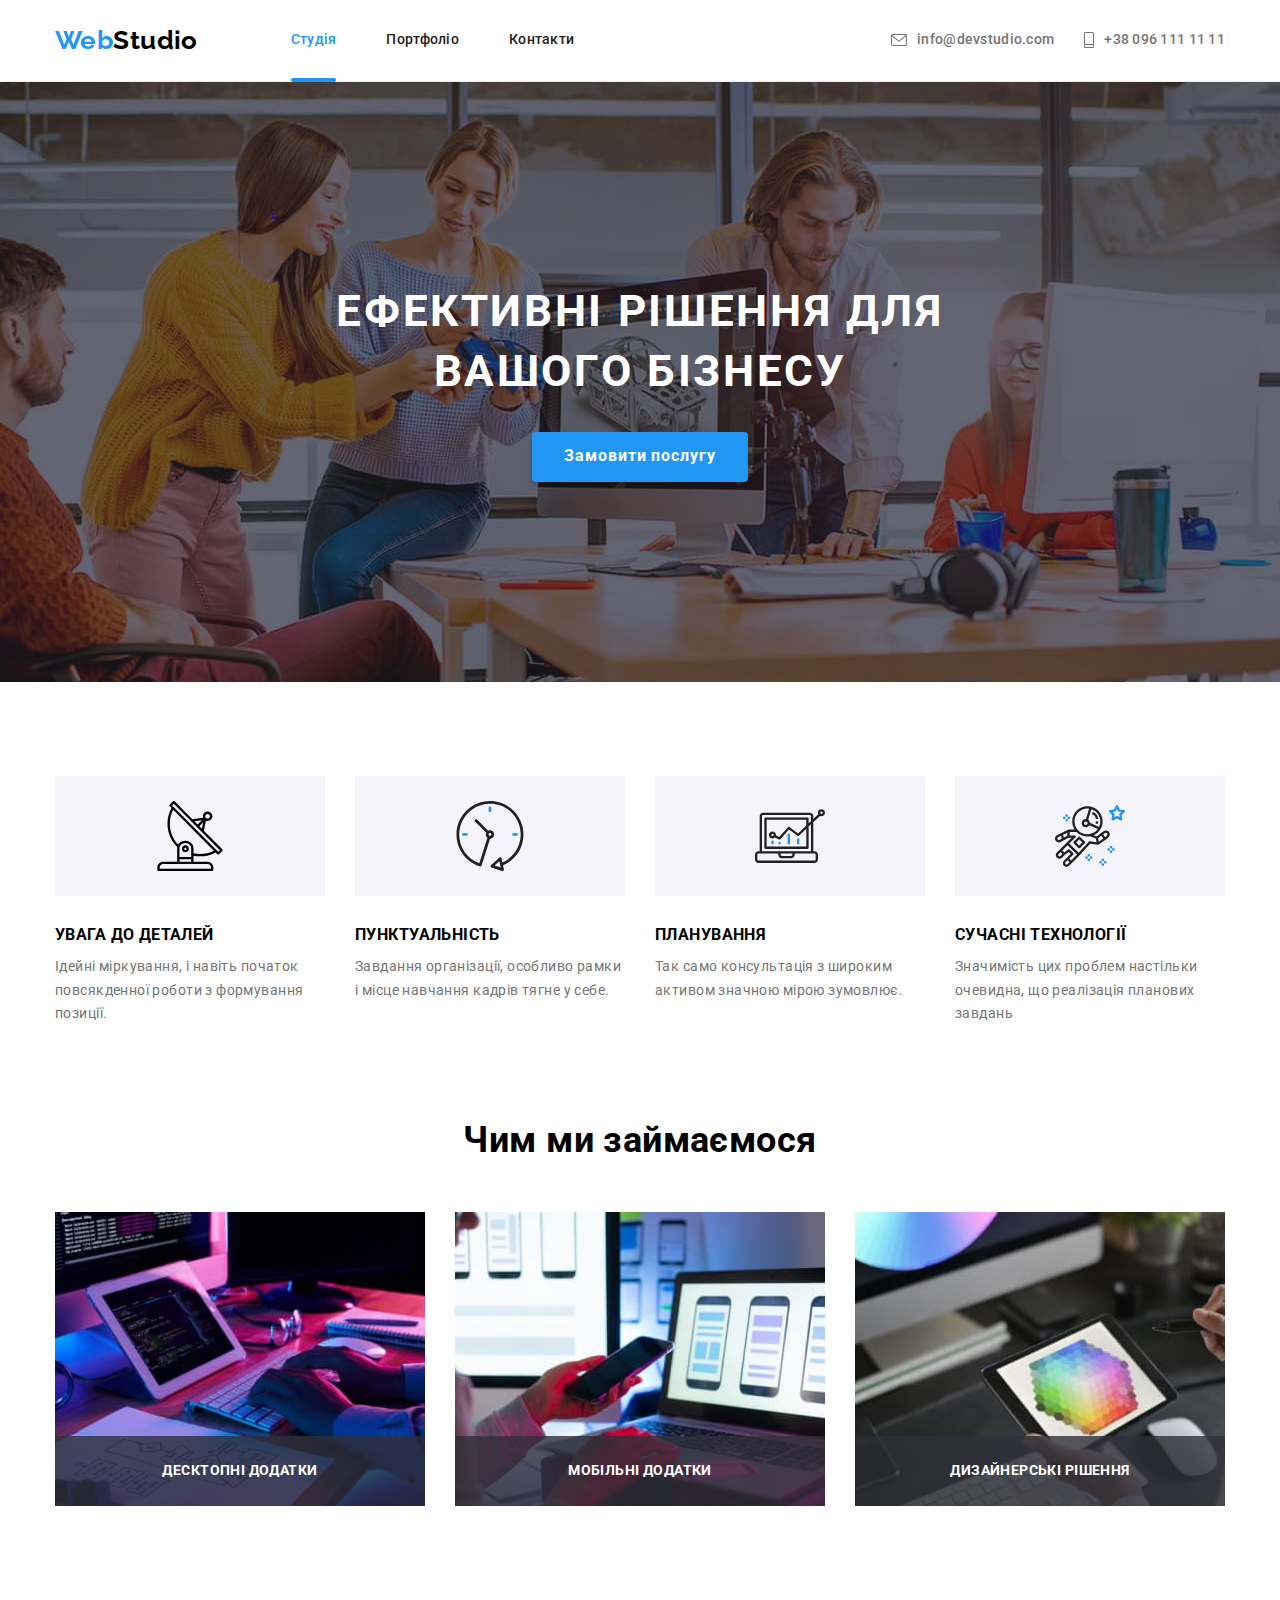
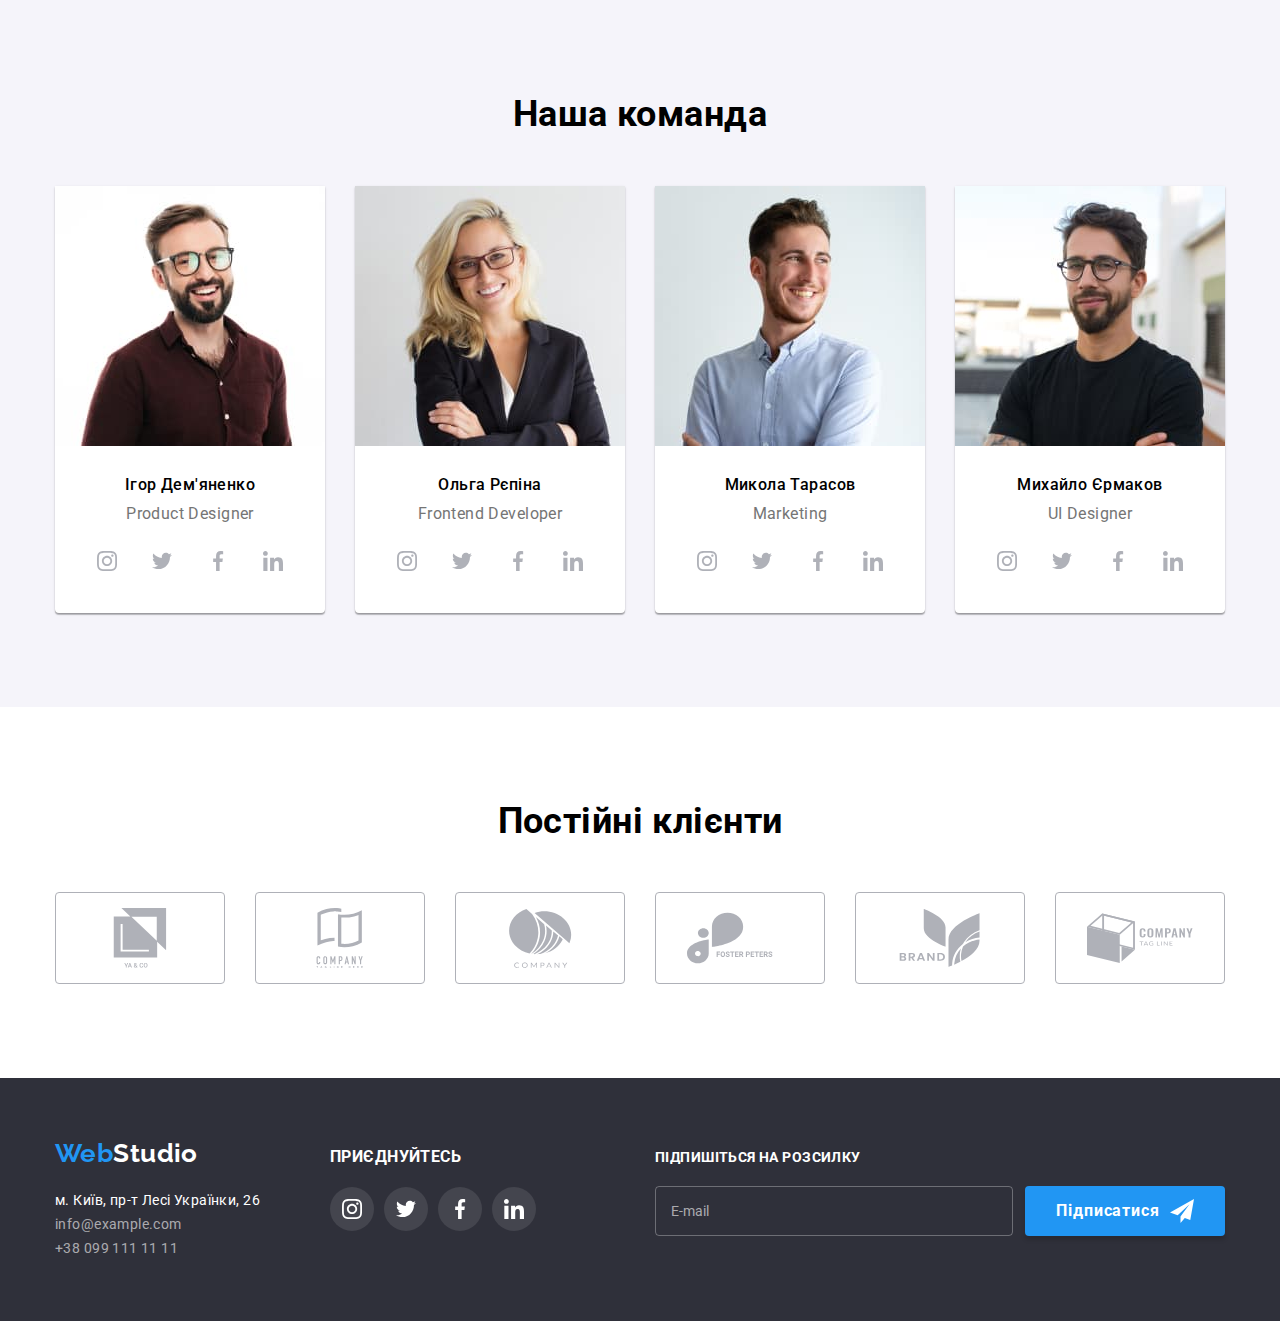
<file: index.html>
<!DOCTYPE html>
<html lang="uk">

<head>
  <meta charset="UTF-8" />
  <meta http-equiv="X-UA-Compatible" content="IE=edge" />
  <meta name="viewport" content="width=device-width, initial-scale=1.0" />
  <meta name="keywords" content="Верстка , досвід , навчання" />
  <meta name="description" content="Створення веб сайту по макету за допомогою файних менторів та
      вчителів команди GoIt" />
  <title>WebStudio</title>
  <link href="https://fonts.googleapis.com/css2?family=Raleway:wght@700&family=Roboto:wght@400;500;700;900&display=swap"
    rel="stylesheet" />
  <link rel="stylesheet" href="./css/main.min.css" />
</head>

<body>
  <!-- header -->
  <header class="page-header">
    <div class="container">
      <div class="page-header__top">
        <a class="logo logo--padding logo--margin" href="./index.html"><span class="logo__accent">Web</span>Studio</a>
        <!-- navigation -->
        <nav class="header-nav">
          <ul class="header-nav__list">
            <li>
              <a class="header-nav__link header-nav__link--current" href="./index.html">Студія</a>
            </li>
            <li><a class="header-nav__link" href="./portfolio.html">Портфоліо</a></li>
            <li><a class="header-nav__link" href="#">Контакти</a></li>
          </ul>
        </nav>
        <!-- contact list -->
        <ul class="contact-list">
          <li class="contact-list__item">
            <a class="contact-list__link" href="mailto:info@devstudio.com"><svg class="contact-list__icon" width="16"
                height="12">
                <use xlink:href="./images/sprite.svg#icon-mail"></use>
              </svg>info@devstudio.com</a>
          </li>
          <li class="contact-list__item">
            <a class="contact-list__link" href="tel:+380961111111">
              <svg class="contact-list__icon" width="10" height="16">
                <use xlink:href="./images/sprite.svg#icon-phone"></use>
              </svg>+38
              096 111 11 11</a>
          </li>
        </ul>
      </div>
      <!-- closed header top -->
    </div>
    <!--header container closed-->
  </header>
  <main>
    <!-- promo-block -->
    <section class="promo-box">
      <div class="container">
        <h1 class="promo-box__title">Ефективні рішення для вашого бізнесу</h1>
        <button type="button" class="btn btn--large" value="" data-modal-open="">
          Замовити послугу
        </button>
      </div>
    </section>
    <!-- peculiarities -->
    <section class="peculiarities">
      <div class="container">
        <h2 class="visually-hidden">Наші особливості</h2>
        <ul class="peculiarities__list">
          <li>
            <div class="peculiarities-mask">
              <svg class="peculiarities__icon" width="70" height="70">
                <use xlink:href="./images/sprite.svg#antena"></use>
              </svg>
            </div>
            <h3 class="peculiarities__title">Увага до деталей</h3>
            <p class="peculiarities__description">
              Ідейні міркування, і навіть початок повсякденної роботи з
              формування позиції.
            </p>
          </li>
          <li>
            <div class="peculiarities-mask">
              <svg class="peculiarities__icon" width="70" height="70">
                <use xlink:href="./images/sprite.svg#clock"></use>
              </svg>
            </div>
            <h3 class="peculiarities__title">Пунктуальність</h3>
            <p class="peculiarities__description">
              Завдання організації, особливо рамки і місце навчання кадрів
              тягне у себе.
            </p>
          </li>
          <li>
            <div class="peculiarities-mask">
              <svg class="peculiarities__icon" width="70" height="70">
                <use xlink:href="./images/sprite.svg#diagram"></use>
              </svg>
            </div>
            <h3 class="peculiarities__title">Планування</h3>
            <p class="peculiarities__description">
              Так само консультація з широким активом значною мірою зумовлює.
            </p>
          </li>
          <li>
            <div class="peculiarities-mask">
              <svg class="peculiarities__icon" width="70" height="70">
                <use xlink:href="./images/sprite.svg#astronaut"></use>
              </svg>
            </div>
            <h3 class="peculiarities__title">Сучасні технології</h3>
            <p class="peculiarities__description">
              Значимість цих проблем настільки очевидна, що реалізація
              планових завдань
            </p>
          </li>
        </ul>
      </div>
      <!--peculiarities container closed-->
    </section>
    <!-- craft -->
    <section class="craft">
      <div class="container">
        <h2 class="item-title">Чим ми займаємося</h2>
        <ul class="craft__list">
          <li>
            <div class="craft-wrapper">
              <img class="craft-photo" src="./images/work-1.jpg" alt="людина працює за компьютером" width="370"
                height="294" />
              <div class="craft-label">
                <p class="craft__description">Десктопні додатки</p>
              </div>
            </div>
          </li>
          <li>
            <div class="craft-wrapper">
              <img class="craft-photo" src="./images/work-2.jpg" alt="людина працює с телефоном" width="370"
                height="294" />
              <div class="craft-label">
                <p class="craft__description">Мобільні додатки</p>
              </div>
            </div>
          </li>
          <li>
            <div class="craft-wrapper">
              <img class="craft-photo" src="./images/work-3.jpg" alt="людина працює с планшетом" width="370"
                height="294" />
              <div class="craft-label">
                <p class="craft__description">Дизайнерські рішення</p>
              </div>
            </div>
          </li>
        </ul>
      </div>
      <!--craft-container closed-->
    </section>
    <!-- comands -->
    <section class="comands">
      <div class="container">
        <h2 class="item-title">Наша команда</h2>
        <ul class="comands-list">
          <li class="comands-list__item">
            <img class="comands-list__photo" src="./images/igor.jpg" alt="Ігор Дем'яненко посміхаеться" width="270"
              height="260" />
            <div class="command-box-wrapper">
              <h3 class="comands-list__name">Ігор Дем'яненко</h3>
              <p class="comands-list__profession">Product Designer</p>
              <ul class="commands-social">
                <!-- inst icon -->
                <li class="comands-social__item">
                  <a class="comands-social__link" href="#" rel="noreferrer noopener" target="_blank">
                    <svg class="comands-social__icon" width="20" height="20">
                      <use xlink:href="./images/sprite.svg#instagram"></use>
                    </svg>
                  </a>
                </li>
                <!-- twitt icon -->
                <li class="comands-social__item">
                  <a class="comands-social__link" href="#" rel="noreferrer noopener" target="_blank">
                    <svg class="comands-social__icon" width="20" height="20">
                      <use xlink:href="./images/sprite.svg#twitter"></use>
                    </svg>
                  </a>
                </li>
                <!-- facebook icon -->
                <li class="comands-social__item">
                  <a class="comands-social__link" href="#" rel="noreferrer noopener" target="_blank">
                    <svg class="comands-social__icon" width="20" height="20">
                      <use xlink:href="./images/sprite.svg#facebook"></use>
                    </svg>
                  </a>
                </li>
                <!-- linkedin icon -->
                <li class="comands-social__item">
                  <a class="comands-social__link" href="#" rel="noreferrer noopener" target="_blank">
                    <svg class="comands-social__icon" width="20" height="20">
                      <use xlink:href="./images/sprite.svg#linkedin"></use>
                    </svg>
                  </a>
                </li>
              </ul>
            </div>
          </li>
          <li class="comands-list__item">
            <img class="comands-list__photo" src="./images/olga.jpg"
              alt="Блондинка Ольга Рєпіна посміхаеться в окулярах" width="270" height="260" />
            <div class="command-box-wrapper">
              <h3 class="comands-list__name">Ольга Рєпіна</h3>
              <p class="comands-list__profession">Frontend Developer</p>
              <ul class="commands-social">
                <!-- inst icon -->
                <li class="comands-social__item">
                  <a class="comands-social__link" href="#" rel="noreferrer noopener" target="_blank">
                    <svg class="comands-social__icon" width="20" height="20">
                      <use xlink:href="./images/sprite.svg#instagram"></use>
                    </svg>
                  </a>
                </li>
                <!-- twitt icon -->
                <li class="comands-social__item">
                  <a class="comands-social__link" href="#" rel="noreferrer noopener" target="_blank">
                    <svg class="comands-social__icon" width="20" height="20">
                      <use xlink:href="./images/sprite.svg#twitter"></use>
                    </svg>
                  </a>
                </li>
                <!-- facebook icon -->
                <li class="comands-social__item">
                  <a class="comands-social__link" href="#" rel="noreferrer noopener" target="_blank">
                    <svg class="comands-social__icon" width="20" height="20">
                      <use xlink:href="./images/sprite.svg#facebook"></use>
                    </svg>
                  </a>
                </li>
                <!-- linkedin icon -->
                <li class="comands-social__item">
                  <a class="comands-social__link" href="#" rel="noreferrer noopener" target="_blank">
                    <svg class="comands-social__icon" width="20" height="20">
                      <use xlink:href="./images/sprite.svg#linkedin"></use>
                    </svg>
                  </a>
                </li>
              </ul>
            </div>
          </li>
          <li class="comands-list__item">
            <img class="comands-list__photo" src="./images/mikola.jpg"
              alt="щасливий Микола Тарасов дивиться в даль та посміхаеться" width="270" height="260" />
            <div class="command-box-wrapper">
              <h3 class="comands-list__name">Микола Тарасов</h3>
              <p class="comands-list__profession">Marketing</p>
              <ul class="commands-social">
                <!-- inst icon -->
                <li class="comands-social__item">
                  <a class="comands-social__link" href="#" rel="noreferrer noopener" target="_blank">
                    <svg class="comands-social__icon" width="20" height="20">
                      <use xlink:href="./images/sprite.svg#instagram"></use>
                    </svg>
                  </a>
                </li>
                <!-- twitt icon -->
                <li class="comands-social__item">
                  <a class="comands-social__link" href="#" rel="noreferrer noopener" target="_blank">
                    <svg class="comands-social__icon" width="20" height="20">
                      <use xlink:href="./images/sprite.svg#twitter"></use>
                    </svg>
                  </a>
                </li>
                <!-- facebook icon -->
                <li class="comands-social__item">
                  <a class="comands-social__link" href="#" rel="noreferrer noopener" target="_blank">
                    <svg class="comands-social__icon" width="20" height="20">
                      <use xlink:href="./images/sprite.svg#facebook"></use>
                    </svg>
                  </a>
                </li>
                <!-- linkedin icon -->
                <li class="comands-social__item">
                  <a class="comands-social__link" href="#" rel="noreferrer noopener" target="_blank">
                    <svg class="comands-social__icon" width="20" height="20">
                      <use xlink:href="./images/sprite.svg#linkedin"></use>
                    </svg>
                  </a>
                </li>
              </ul>
            </div>
          </li>
          <li class="comands-list__item">
            <img class="comands-list__photo" src="./images/miha.jpg"
              alt="Михайло Єрмаков в окулярах дивиться на тебе як на здобич" width="270" height="260" />
            <div class="command-box-wrapper">
              <h3 class="comands-list__name">Михайло Єрмаков</h3>
              <p class="comands-list__profession">UI Designer</p>
              <ul class="commands-social">
                <!-- inst icon -->
                <li class="comands-social__item">
                  <a class="comands-social__link" href="#" rel="noreferrer noopener" target="_blank">
                    <svg class="comands-social__icon" width="20" height="20">
                      <use xlink:href="./images/sprite.svg#instagram"></use>
                    </svg>
                  </a>
                </li>
                <!-- twitt icon -->
                <li class="comands-social__item">
                  <a class="comands-social__link" href="#" rel="noreferrer noopener" target="_blank">
                    <svg class="comands-social__icon" width="20" height="20">
                      <use xlink:href="./images/sprite.svg#twitter"></use>
                    </svg>
                  </a>
                </li>
                <!-- facebook icon -->
                <li class="comands-social__item">
                  <a class="comands-social__link" href="#" rel="noreferrer noopener" target="_blank">
                    <svg class="comands-social__icon" width="20" height="20">
                      <use xlink:href="./images/sprite.svg#facebook"></use>
                    </svg>
                  </a>
                </li>
                <!-- linkedin icon -->
                <li class="comands-social__item">
                  <a class="comands-social__link" href="#" rel="noreferrer noopener" target="_blank">
                    <svg class="comands-social__icon" width="20" height="20">
                      <use xlink:href="./images/sprite.svg#linkedin"></use>
                    </svg>
                  </a>
                </li>
              </ul>
            </div>
          </li>
        </ul>
      </div>
      <!--commands container closed-->
    </section>
    <!-- clients -->
    <section class="clients">
      <div class="container">
        <h2 class="item-title">Постійні клієнти</h2>
        <ul class="clients__list">
          <!-- client 1 -->
          <li class="clients-list__item">
            <a class="clients-list__link" href="#" rel="noreferrer noopener" target="_blank">
              <svg class="clients-list__icon" width="106" height="60">
                <use xlink:href="./images/sprite.svg#client-one"></use>
              </svg>
            </a>
          </li>
          <!-- client 2 -->
          <li class="clients-list__item">
            <a class="clients-list__link" href="#" rel="noreferrer noopener" target="_blank">
              <svg class="clients-list__icon" width="106" height="60">
                <use xlink:href="./images/sprite.svg#client-two"></use>
              </svg>
            </a>
          </li>
          <!-- client 3 -->
          <li class="clients-list__item">
            <a class="clients-list__link" href="#" rel="noreferrer noopener" target="_blank">
              <svg class="clients-list__icon" width="106" height="60">
                <use xlink:href="./images/sprite.svg#client-three"></use>
              </svg>
            </a>
          </li>
          <!-- client 4-->
          <li class="clients-list__item">
            <a class="clients-list__link" href="#" rel="noreferrer noopener" target="_blank">
              <svg class="clients-list__icon" width="106" height="60">
                <use xlink:href="./images/sprite.svg#client-four"></use>
              </svg>
            </a>
          </li>
          <!-- client 5 -->
          <li class="clients-list__item">
            <a class="clients-list__link" href="#" rel="noreferrer noopener" target="_blank">
              <svg class="clients-list__icon" width="106" height="60">
                <use xlink:href="./images/sprite.svg#client-five"></use>
              </svg>
            </a>
          </li>
          <!-- client 6 -->
          <li class="clients-list__item">
            <a class="clients-list__link" href="#" rel="noreferrer noopener" target="_blank">
              <svg class="clients-list__icon" width="106" height="60">
                <use xlink:href="./images/sprite.svg#client-six"></use>
              </svg>
            </a>
          </li>
        </ul>
      </div>
    </section>
  </main>
  <!--main-closed-->
  <!-- footer -->
  <footer class="footer">
    <div class="container">
      <div class="footer-box-adress">
        <a class="logo logo--light logo--margin-bottom" href="./index.html"><span
            class="logo__accent">Web</span>Studio</a>
        <address class="footer-adress">
          <ul class="footer-adress__list">
            <li class="footer-adress__item">
              <a class="footer-adress__link" href="https://goo.gl/maps/CPtrU1FHBa2aNyZL9" rel="noreferrer noopener"
                target="_blank">м. Київ, пр-т Лесі Українки, 26</a>
            </li>
            <li class="footer-adress__item">
              <a class="footer-link__mail" href="mailto:info@example.com">info@example.com</a>
            </li>
            <li class="footer-adress__item">
              <a class="footer-link__phone" href="tel:+380991111111">+38 099
                111 11 11</a>
            </li>
          </ul>
        </address>
      </div>
      <!-- footer social -->
      <div class="footer-social">
        <h3 class="footer-social__title">приєднуйтесь</h3>
        <ul class="footer-social__list">
          <li>
            <a class="footer-social__link" href="#" rel="noreferrer noopener" target="_blank"><svg
                class="footer-social__icon" width="20" height="20">
                <use xlink:href="./images/sprite.svg#instagram"></use>
              </svg></a>
          </li>
          <li>
            <a class="footer-social__link" href="#" rel="noreferrer noopener" target="_blank">
              <svg class="footer-social__icon" width="20" height="20">
                <use xlink:href="./images/sprite.svg#twitter"></use>
              </svg></a>
          </li>
          <li>
            <a class="footer-social__link" href="#" rel="noreferrer noopener" target="_blank">
              <svg class="footer-social__icon" width="20" height="20">
                <use xlink:href="./images/sprite.svg#facebook"></use>
              </svg></a>
          </li>
          <li>
            <a class="footer-social__link" href="#" rel="noreferrer noopener" target="_blank"><svg
                class="footer-social__icon" width="20" height="20">
                <use xlink:href="./images/sprite.svg#linkedin"></use>
              </svg></a>
          </li>
        </ul>
      </div>
      <!-- footer form -->
      <div class="footer-subscription-wrapper">
        <p class="footer__subscription">Підпишіться на розсилку</p>
        <form class="footer-form">
          <input class="footer-form__email" type="email" name="footer-email" id="footer-email" placeholder="E-mail">
          <button class="btn" type="submit" value="">Підписатися <svg class="btn--icon" width="24" height="24">
              <use xlink:href="./images/sprite.svg#form-telegram"></use>
            </svg></button>
        </form>
      </div>
    </div>
    <!--container footer closed-->
  </footer>
  <!-- modal window -->
  <div class="back-drop-modal is-hidden" data-modal="">
    <div class="modal-window">
      <button type="button" class="btn-closed" data-modal-close="">
        <svg class="btn-closed__icon" width="18" height="18">
          <use xlink:href="./images/sprite.svg#closed"></use>
        </svg>
      </button>
      <!-- form -->
      <p class="modal__title">Залиште свої дані, ми вам передзвонимо</p>
      <form class="feedback-form" autocomplete="on">
        <!-- name -->
        <div class="feedback-form__group" role="group">
          <label class="feedback-form__label" for="name">Ім'я</label>
          <input class="feedback-form__name" type="text" name="user-name" id="name">
          <div class="form-icon-wrapper">
            <svg class="feedback-form__icon" width="12" height="12">
              <use xlink:href="./images/sprite.svg#form-men"></use>
            </svg>
          </div>
        </div>
        <!-- phone -->
        <div class="feedback-form__group" role="group">
          <label class="feedback-form__label" for="phone">Телефон</label>
          <input class="feedback-form__phone" type="tel" name="phone" id="phone">
          <div class="form-icon-wrapper">
            <svg class="feedback-form__icon" width="13" height="13">
              <use xlink:href="./images/sprite.svg#form-phone"></use>
            </svg>
          </div>
        </div>
        <!-- mail -->
        <div class="feedback-form__group" role="group">
          <label class="feedback-form__label" for="email">Пошта</label>
          <input class="feedback-form___email" type="email" name="email" id="email">
          <div class="form-icon-wrapper">
            <svg class="feedback-form__icon" width="15" height="12">
              <use xlink:href="./images/sprite.svg#form-email"></use>
            </svg>
          </div>
        </div>
        <!-- textarea -->
        <div class="feedback-form__group" role="group">
          <label class="feedback-form__label" for="textarea">Коментар</label>
          <textarea name="textarea" id="textarea" cols="30" rows="30" placeholder="Введіть текст"></textarea>
        </div>
        <!-- checkbox -->
        <div class="feedback-form__check" role="group">
          <label class="modal-form__label-check" for="check">
            <input class="checkbox" type="checkbox" id="check" value="agree" name="checkbox">
            <svg class="feedback-form__check-icon" width="16" height="15">
              <use xlink:href="./images/sprite.svg#form-galochka"></use>
            </svg>Погоджуюся з розсилкою
            та приймаю<a class="feedback-form__link" href="#">Умови договору</a></label>
        </div>
        <button class="btn btn--margin-top" type="submit" value="">Відправити</button>
      </form>
    </div>
  </div>
  <script src="./main.js/modal.js"></script>
</body>

</html>
</file>
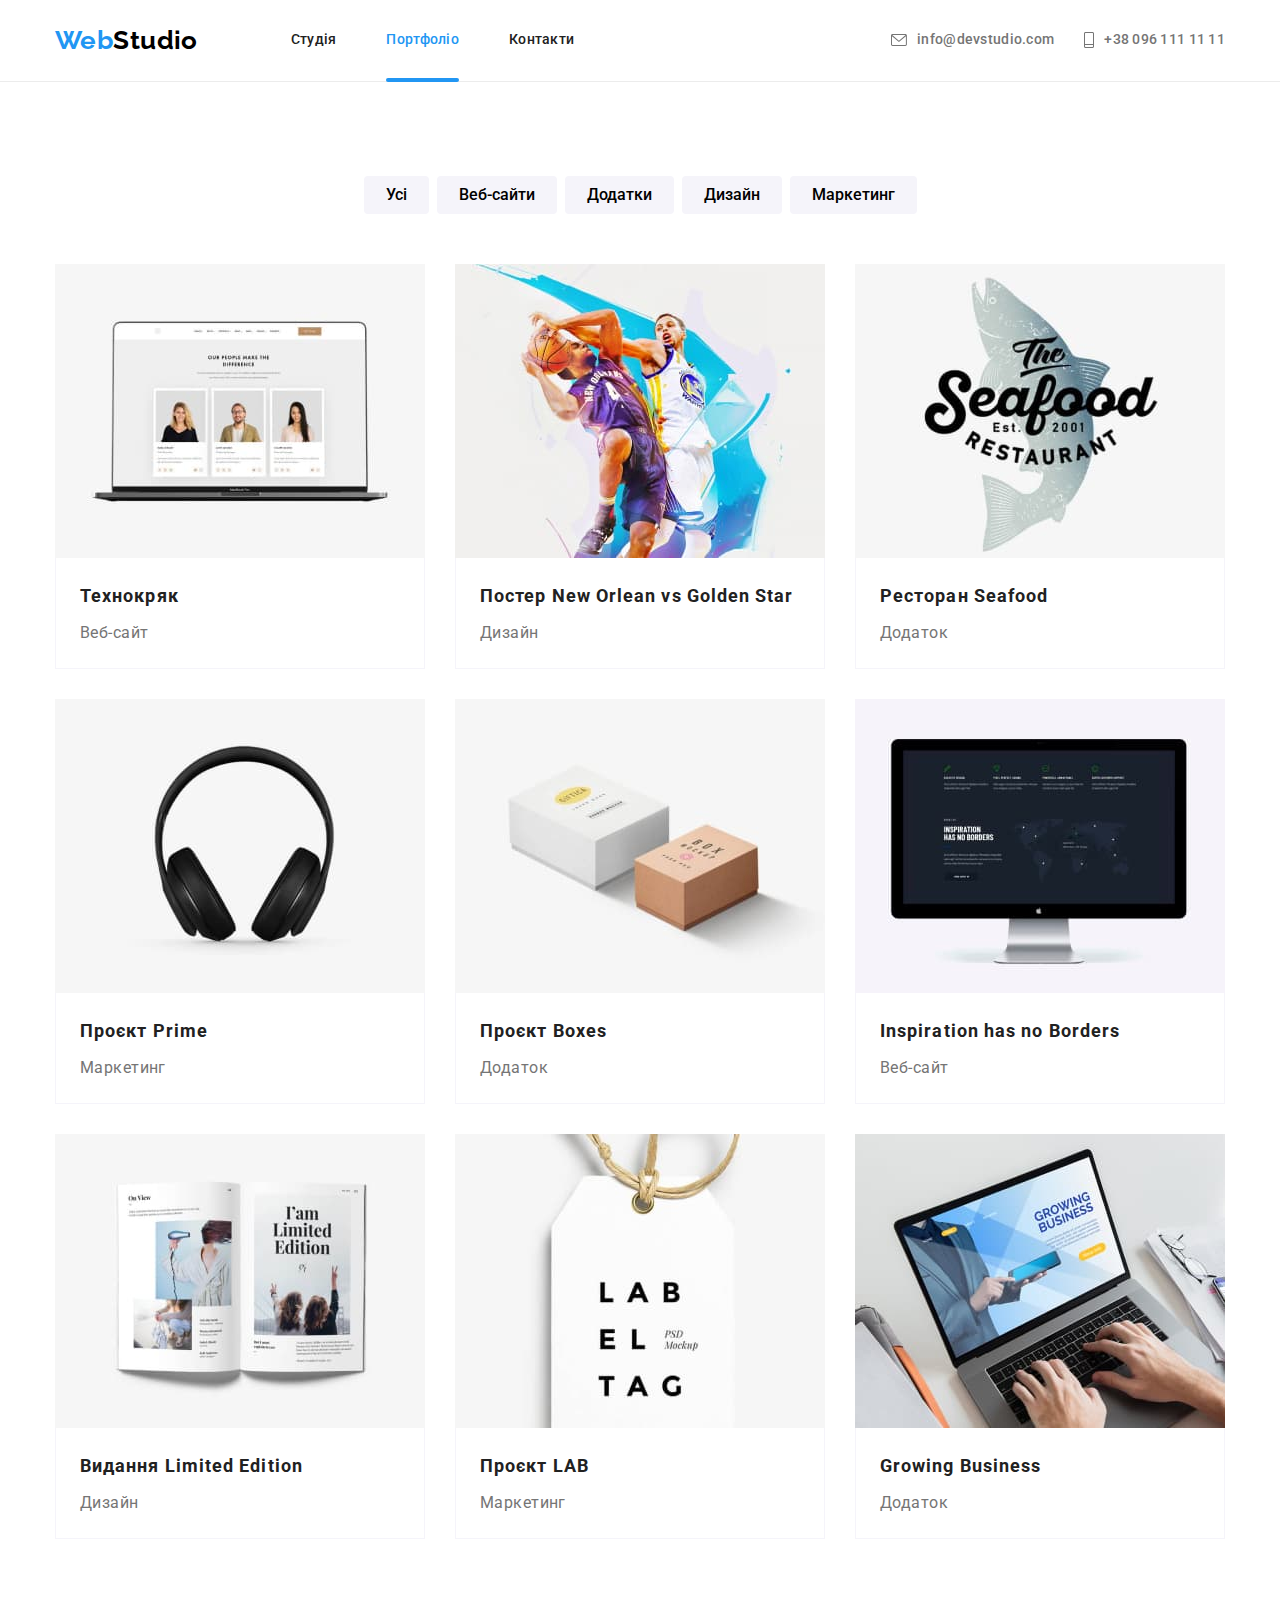
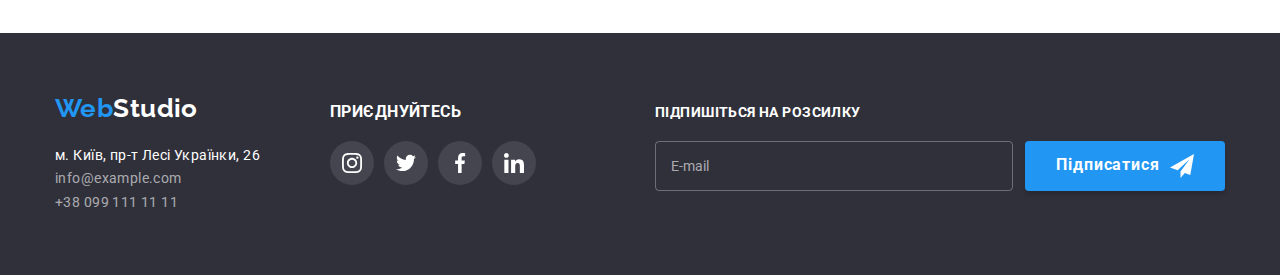
<file: portfolio.html>
<!DOCTYPE html>
<html lang="uk">

<head>
  <meta charset="UTF-8" />
  <meta http-equiv="X-UA-Compatible" content="IE=edge" />
  <meta name="viewport" content="width=device-width, initial-scale=1.0" />
  <meta name="keywords" content="Верстка , досвід , навчання" />
  <meta name="description" content="Створення веб сайту по макету за допомогою файних менторів та
      вчителів команди GoIt" />
  <title>WebStudio</title>
  <link href="https://fonts.googleapis.com/css2?family=Raleway:wght@700&family=Roboto:wght@400;500;700;900&display=swap"
    rel="stylesheet" />
  <link rel="stylesheet" href="./css/portfolio.min.css" />
</head>

<body>
  <!-- header -->
  <header class="page-header">
    <div class="container">
      <div class="page-header__top">
        <a class="logo logo--padding logo--margin" href="./index.html"><span class="logo__accent">Web</span>Studio</a>
        <!-- navigation -->
        <nav class="header-nav">
          <ul class="header-nav__list">
            <li>
              <a class="header-nav__link" href="./index.html">Студія</a>
            </li>
            <li><a class="header-nav__link header-nav__link--current" href="./portfolio.html">Портфоліо</a></li>
            <li><a class="header-nav__link" href="#">Контакти</a></li>
          </ul>
        </nav>
        <!-- contact list -->
        <ul class="contact-list">
          <li class="contact-list__item">
            <a class="contact-list__link" href="mailto:info@devstudio.com"><svg class="contact-list__icon" width="16"
                height="12">
                <use xlink:href="./images/sprite.svg#icon-mail"></use>
              </svg>info@devstudio.com</a>
          </li>
          <li class="contact-list__item">
            <a class="contact-list__link" href="tel:+380961111111">
              <svg class="contact-list__icon" width="10" height="16">
                <use xlink:href="./images/sprite.svg#icon-phone"></use>
              </svg>+38
              096 111 11 11</a>
          </li>
        </ul>
      </div>
      <!-- closed header top -->
    </div>
    <!--header container closed-->
  </header>
  <main>
    <!-- filter and portfolio -->
    <section class="portfolio">
      <div class="container">
        <!-- filter -->
        <h1 class="visually-hidden">Список фільтрованих розділів</h1>
        <ul class="filter-list">
          <li class="filter-list__item">
            <button class="filter-list__btn" type="button">Усі</button>
          </li>
          <li class="filter-list__item">
            <button class="filter-list__btn" type="button">Веб-сайти</button>
          </li>
          <li class="filter-list__item">
            <button class="filter-list__btn" type="button">Додатки</button>
          </li>
          <li class="filter-list__item">
            <button class="filter-list__btn" type="button">Дизайн</button>
          </li>
          <li class="filter-list__item">
            <button class="filter-list__btn" type="button">Маркетинг</button>
          </li>
        </ul>
        <!-- portfolio list -->
        <ul class="portfolio-list">
          <li class="portfolio-list__item">
            <a class="link-owerlay" href="#">
              <div class="overlay-wrapper">
                <img class="portfolio__img" src="./images/techno-crjak.jpg"
                  alt="команда робітників зображені на екрані макбуку" width="370" height="294" />
                <div class="overlay-box">
                  <p class="portfolio__description">
                    Ресурс пропонує комплексні пропозиції з різним рівнем
                    функціоналу та сервісів. Все це дозволить відвідувачу
                    отримати вичерпні відомості про компанію чи приватну
                    особу.
                  </p>
                </div>
              </div>
              <div class="border-wrappper">
                <h2 class="portfolio__title">Технокряк</h2>
                <p class="portfolio__name-group">Веб-сайт</p>
              </div>
            </a>
          </li>
          <li class="portfolio-list__item">
            <a class="link-owerlay" href="#">
              <div class="overlay-wrapper">
                <img class="portfolio__img" src="./images/sports-poster.jpg" alt="два чоловіка грають у баскетбол"
                  width="370" height="294" />
                <div class="overlay-box">
                  <p class="portfolio__description">
                    Ресурс пропонує комплексні пропозиції з різним рівнем
                    функціоналу та сервісів. Все це дозволить відвідувачу
                    отримати вичерпні відомості про компанію чи приватну
                    особу.
                  </p>
                </div>
              </div>
              <div class="border-wrappper">
                <h2 class="portfolio__title">
                  Постер New Orlean vs Golden Star
                </h2>
                <p class="portfolio__name-group">Дизайн</p>
              </div>
            </a>
          </li>
          <li class="portfolio-list__item">
            <a class="link-owerlay" href="#">
              <div class="overlay-wrapper">
                <img class="portfolio__img" src="./images/restaurant.jpg" alt="логотип ресторану Seafood" width="370"
                  height="294" />
                <div class="overlay-box">
                  <p class="portfolio__description">
                    Ресурс пропонує комплексні пропозиції з різним рівнем
                    функціоналу та сервісів. Все це дозволить відвідувачу
                    отримати вичерпні відомості про компанію чи приватну
                    особу.
                  </p>
                </div>
              </div>
              <div class="border-wrappper">
                <h2 class="portfolio__title">Ресторан Seafood</h2>
                <p class="portfolio__name-group">Додаток</p>
              </div>
            </a>
          </li>
          <li class="portfolio-list__item">
            <a class="link-owerlay" href="#">
              <div class="overlay-wrapper">
                <img class="portfolio__img" src="./images/headset.jpg" alt="фото навушників" width="370" height="294" />
                <div class="overlay-box">
                  <p class="portfolio__description">
                    Ресурс пропонує комплексні пропозиції з різним рівнем
                    функціоналу та сервісів. Все це дозволить відвідувачу
                    отримати вичерпні відомості про компанію чи приватну
                    особу.
                  </p>
                </div>
              </div>
              <div class="border-wrappper">
                <h2 class="portfolio__title">Проєкт Prime</h2>
                <p class="portfolio__name-group">Маркетинг</p>
              </div>
            </a>
          </li>
          <li class="portfolio-list__item">
            <a class="link-owerlay" href="#">
              <div class="overlay-wrapper">
                <img class="portfolio__img" src="./images/project-boxes.jpg" alt="якісь коробки" width="370"
                  height="294" />
                <div class="overlay-box">
                  <p class="portfolio__description">
                    Ресурс пропонує комплексні пропозиції з різним рівнем
                    функціоналу та сервісів. Все це дозволить відвідувачу
                    отримати вичерпні відомості про компанію чи приватну
                    особу.
                  </p>
                </div>
              </div>
              <div class="border-wrappper">
                <h2 class="portfolio__title">Проєкт Boxes</h2>
                <p class="portfolio__name-group">Додаток</p>
              </div>
            </a>
          </li>
          <li class="portfolio-list__item">
            <a class="link-owerlay" href="#">
              <div class="overlay-wrapper">
                <img class="portfolio__img" src="./images/photo-monitor.jpg" alt="монітор с зображенням сайту "
                  width="370" height="294" />
                <div class="overlay-box">
                  <p class="portfolio__description">
                    Ресурс пропонує комплексні пропозиції з різним рівнем
                    функціоналу та сервісів. Все це дозволить відвідувачу
                    отримати вичерпні відомості про компанію чи приватну
                    особу.
                  </p>
                </div>
              </div>
              <div class="border-wrappper">
                <h2 class="portfolio__title">Inspiration has no Borders</h2>
                <p class="portfolio__name-group">Веб-сайт</p>
              </div>
            </a>
          </li>
          <li class="portfolio-list__item">
            <a class="link-owerlay" href="#">
              <div class="overlay-wrapper">
                <img class="portfolio__img" src="./images/book-limited.jpg" alt="фото відкритої книги" width="370"
                  height="294" />
                <div class="overlay-box">
                  <p class="portfolio__description">
                    Ресурс пропонує комплексні пропозиції з різним рівнем
                    функціоналу та сервісів. Все це дозволить відвідувачу
                    отримати вичерпні відомості про компанію чи приватну
                    особу.
                  </p>
                </div>
              </div>
              <div class="border-wrappper">
                <h2 class="portfolio__title">Видання Limited Edition</h2>
                <p class="portfolio__name-group">Дизайн</p>
              </div>
            </a>
          </li>
          <li class="portfolio-list__item">
            <a class="link-owerlay" href="#">
              <div class="overlay-wrapper">
                <img class="portfolio__img" src="./images/project-lab.jpg" alt="бірка с логотипом проекту" width="370"
                  height="294" />
                <div class="overlay-box">
                  <p class="portfolio__description">
                    Ресурс пропонує комплексні пропозиції з різним рівнем
                    функціоналу та сервісів. Все це дозволить відвідувачу
                    отримати вичерпні відомості про компанію чи приватну
                    особу.
                  </p>
                </div>
              </div>
              <div class="border-wrappper">
                <h2 class="portfolio__title">Проєкт LAB</h2>
                <p class="portfolio__name-group">Маркетинг</p>
              </div>
            </a>
          </li>
          <li class="portfolio-list__item">
            <a class="link-owerlay" href="#">
              <div class="overlay-wrapper">
                <img class="portfolio__img" src="./images/laptop-business.jpg" alt="чоловік прцює за макбуком"
                  width="370" height="294" />
                <div class="overlay-box">
                  <p class="portfolio__description">
                    Ресурс пропонує комплексні пропозиції з різним рівнем
                    функціоналу та сервісів. Все це дозволить відвідувачу
                    отримати вичерпні відомості про компанію чи приватну
                    особу.
                  </p>
                </div>
              </div>
              <div class="border-wrappper">
                <h2 class="portfolio__title">Growing Business</h2>
                <p class="portfolio__name-group">Додаток</p>
              </div>
            </a>
          </li>
        </ul>
      </div>
      <!--container portfolio closed-->
    </section>
  </main>
  <!-- footer -->
  <footer class="footer">
    <div class="container">
      <div class="footer-box-adress">
        <a class="logo logo--light logo--margin-bottom" href="./index.html"><span
            class="logo__accent">Web</span>Studio</a>
        <address class="footer-adress">
          <ul class="footer-adress__list">
            <li class="footer-adress__item">
              <a class="footer-adress__link" href="https://goo.gl/maps/CPtrU1FHBa2aNyZL9" rel="noreferrer noopener"
                target="_blank">м. Київ, пр-т Лесі Українки, 26</a>
            </li>
            <li class="footer-adress__item">
              <a class="footer-link__mail" href="mailto:info@example.com">info@example.com</a>
            </li>
            <li class="footer-adress__item">
              <a class="footer-link__phone" href="tel:+380991111111">+38 099
                111 11 11</a>
            </li>
          </ul>
        </address>
      </div>
      <!-- footer social -->
      <div class="footer-social">
        <h3 class="footer-social__title">приєднуйтесь</h3>
        <ul class="footer-social__list">
          <li>
            <a class="footer-social__link" href="#" rel="noreferrer noopener" target="_blank"><svg
                class="footer-social__icon" width="20" height="20">
                <use xlink:href="./images/sprite.svg#instagram"></use>
              </svg></a>
          </li>
          <li>
            <a class="footer-social__link" href="#" rel="noreferrer noopener" target="_blank">
              <svg class="footer-social__icon" width="20" height="20">
                <use xlink:href="./images/sprite.svg#twitter"></use>
              </svg></a>
          </li>
          <li>
            <a class="footer-social__link" href="#" rel="noreferrer noopener" target="_blank">
              <svg class="footer-social__icon" width="20" height="20">
                <use xlink:href="./images/sprite.svg#facebook"></use>
              </svg></a>
          </li>
          <li>
            <a class="footer-social__link" href="#" rel="noreferrer noopener" target="_blank"><svg
                class="footer-social__icon" width="20" height="20">
                <use xlink:href="./images/sprite.svg#linkedin"></use>
              </svg></a>
          </li>
        </ul>
      </div>
      <!-- footer form -->
      <div class="footer-subscription-wrapper">
        <p class="footer__subscription">Підпишіться на розсилку</p>
        <form class="footer-form">
          <input class="footer-form__email" type="email" name="footer-email" id="footer-email" placeholder="E-mail">
          <button class="btn" type="submit" value="">Підписатися <svg class="btn--icon" width="24" height="24">
              <use xlink:href="./images/sprite.svg#form-telegram"></use>
            </svg></button>
        </form>
      </div>
    </div>
    <!--container footer closed-->
  </footer>
</body>

</html>
</file>
<file: css/main.min.css>
/*! modern-normalize v1.1.0 | MIT License | https://github.com/sindresorhus/modern-normalize */*,::before,::after{-webkit-box-sizing:border-box;box-sizing:border-box}html{line-height:1.15;-webkit-text-size-adjust:100%;-moz-tab-size:4;-o-tab-size:4;tab-size:4;-webkit-box-sizing:border-box;box-sizing:border-box}body{margin:0;font-family:system-ui,-apple-system,"Segoe UI",Roboto,Helvetica,Arial,sans-serif,"Apple Color Emoji","Segoe UI Emoji"}hr{height:0;color:inherit}abbr[title]{-webkit-text-decoration:underline dotted;text-decoration:underline dotted}b,strong{font-weight:bolder}code,kbd,samp,pre{font-family:ui-monospace,SFMono-Regular,Consolas,"Liberation Mono",Menlo,monospace;font-size:1em}small{font-size:80%}sub,sup{font-size:75%;line-height:0;position:relative;vertical-align:baseline}sub{bottom:-0.25em}sup{top:-0.5em}table{text-indent:0;border-color:inherit}button,input,optgroup,select,textarea{font-family:inherit;font-size:100%;line-height:1.15;margin:0}button,select{text-transform:none}button,[type=button],[type=reset],[type=submit]{-webkit-appearance:button}::-moz-focus-inner{border-style:none;padding:0}:-moz-focusring{outline:1px dotted ButtonText}:-moz-ui-invalid{box-shadow:none}legend{padding:0}progress{vertical-align:baseline}::-webkit-inner-spin-button,::-webkit-outer-spin-button{height:auto}[type=search]{-webkit-appearance:textfield;outline-offset:-2px}::-webkit-search-decoration{-webkit-appearance:none}::-webkit-file-upload-button{-webkit-appearance:button;font:inherit}summary{display:list-item}ul{list-style:none;margin:0;padding:0}a{text-decoration:none}h1,h2,h3,p{margin:0}img{max-width:100%;height:auto;display:block}body{width:100%;margin:0;font-family:"Roboto",sans-serif;color:var(--second-font-color);letter-spacing:.03em;background-color:var(--color-main-light);font-size:14px;line-height:1.71}.container{max-width:1200px;margin:0 auto;padding-left:15px;padding-right:15px}.visually-hidden{position:absolute;white-space:nowrap;width:1px;height:1px;overflow:hidden;border:0;padding:0;clip:rect(0 0 0 0);-webkit-clip-path:inset(50%);clip-path:inset(50%);margin:-1px}.btn{width:200px;height:50px;font-weight:700;font-size:16px;line-height:1.9;letter-spacing:.06em;color:#fff;background-color:#2196f3;border:none;cursor:pointer;-webkit-box-shadow:0px 4px 4px rgba(0,0,0,.15);box-shadow:0px 4px 4px rgba(0,0,0,.15);border-radius:4px;-webkit-transition:background-color 250ms cubic-bezier(0.4, 0, 0.2, 1);transition:background-color 250ms cubic-bezier(0.4, 0, 0.2, 1);margin-left:auto;margin-right:auto;fill:#fff;display:-webkit-box;display:-ms-flexbox;display:flex;-webkit-box-pack:center;-ms-flex-pack:center;justify-content:center;-webkit-box-align:center;-ms-flex-align:center;align-items:center}.btn:hover,.btn:focus{background-color:#188ce8}.btn--large{width:216px;height:50px;text-align:center;margin:0 auto;display:block;margin-top:30px}.btn--margin-top{margin-top:30px}.btn--icon{margin-left:10px}.btn-closed{display:-webkit-box;display:-ms-flexbox;display:flex;-webkit-box-pack:center;-ms-flex-pack:center;justify-content:center;-webkit-box-align:center;-ms-flex-align:center;align-items:center;position:absolute;top:8px;right:8px;width:30px;height:30px;border:1px solid #ececec;border-radius:50%;background-color:rgba(0,0,0,0);cursor:pointer;color:#fff;-webkit-transition:background-color 250ms cubic-bezier(0.4, 0, 0.2, 1),border-color 250ms cubic-bezier(0.4, 0, 0.2, 1),color 250ms cubic-bezier(0.4, 0, 0.2, 1),-webkit-transform 250ms cubic-bezier(0.4, 0, 0.2, 1);transition:background-color 250ms cubic-bezier(0.4, 0, 0.2, 1),border-color 250ms cubic-bezier(0.4, 0, 0.2, 1),color 250ms cubic-bezier(0.4, 0, 0.2, 1),-webkit-transform 250ms cubic-bezier(0.4, 0, 0.2, 1);transition:background-color 250ms cubic-bezier(0.4, 0, 0.2, 1),border-color 250ms cubic-bezier(0.4, 0, 0.2, 1),transform 250ms cubic-bezier(0.4, 0, 0.2, 1),color 250ms cubic-bezier(0.4, 0, 0.2, 1);transition:background-color 250ms cubic-bezier(0.4, 0, 0.2, 1),border-color 250ms cubic-bezier(0.4, 0, 0.2, 1),transform 250ms cubic-bezier(0.4, 0, 0.2, 1),color 250ms cubic-bezier(0.4, 0, 0.2, 1),-webkit-transform 250ms cubic-bezier(0.4, 0, 0.2, 1)}.btn-closed:hover,.btn-closed:focus{-webkit-transform:rotate(90deg);transform:rotate(90deg);background-color:rgba(33,150,243,.9);border-color:none;outline:none}.btn-closed__icon{position:absolute;display:block;fill:#000;-webkit-transition:fill 250ms cubic-bezier(0.4, 0, 0.2, 1);transition:fill 250ms cubic-bezier(0.4, 0, 0.2, 1)}.btn-closed:hover .btn-closed__icon,.btn-closed:focus .btn-closed__icon{fill:currentColor}.logo{font-family:"Raleway",sans-serif;font-weight:700;font-size:26px;line-height:1.19;color:#000;display:inline-block}.logo__accent{color:#2196f3}.logo--padding{padding-top:25px;padding-bottom:25px}.logo--margin{margin-right:93px}.logo--light{color:#fff}.logo--margin-bottom{margin-bottom:20px}.item-title{font-weight:700;font-size:36px;line-height:1.16;text-align:center;margin-bottom:50px}.page-header{border-bottom:1px solid #ececec}.page-header__top{display:-webkit-box;display:-ms-flexbox;display:flex;-webkit-box-pack:justify;-ms-flex-pack:justify;justify-content:space-between}.header-nav__list{display:-webkit-box;display:-ms-flexbox;display:flex;gap:50px}.header-nav__link{font-weight:500;line-height:1.14;letter-spacing:.02em;color:#212121;padding-top:32px;padding-bottom:32px;display:block;position:relative;-webkit-transition:color 250ms cubic-bezier(0.4, 0, 0.2, 1);transition:color 250ms cubic-bezier(0.4, 0, 0.2, 1)}.header-nav__link:hover,.header-nav__link:focus{color:#2196f3}.header-nav__link::after{content:"";position:absolute;bottom:-2px;left:0;display:block;width:100%;height:4px;border-radius:2px;background-color:#2196f3;-webkit-transform:scaleX(0);transform:scaleX(0);-webkit-transition:-webkit-transform 250ms cubic-bezier(0.4, 0, 0.2, 1);transition:-webkit-transform 250ms cubic-bezier(0.4, 0, 0.2, 1);transition:transform 250ms cubic-bezier(0.4, 0, 0.2, 1);transition:transform 250ms cubic-bezier(0.4, 0, 0.2, 1), -webkit-transform 250ms cubic-bezier(0.4, 0, 0.2, 1)}.header-nav__link:hover:after,.header-nav__link:focus:after{-webkit-transform:scaleX(1);transform:scaleX(1)}.header-nav__list .header-nav__link--current{color:#2196f3}.header-nav__link--current::after{content:"";position:absolute;bottom:-2px;left:0;display:block;width:100%;height:4px;border-radius:2px;background-color:#2196f3;-webkit-transform:scaleX(1);transform:scaleX(1)}.contact-list{display:-webkit-box;display:-ms-flexbox;display:flex;margin-left:auto;gap:30px}.contact-list__item{display:-webkit-box;display:-ms-flexbox;display:flex;-webkit-box-align:center;-ms-flex-align:center;align-items:center}.contact-list__link{display:-webkit-box;display:-ms-flexbox;display:flex;-webkit-box-pack:center;-ms-flex-pack:center;justify-content:center;-webkit-box-align:center;-ms-flex-align:center;align-items:center;font-weight:500;line-height:1.14;letter-spacing:.02em;color:#757575;padding-top:25px;padding-bottom:25px;fill:currentColor;-webkit-transition:color 250ms cubic-bezier(0.4, 0, 0.2, 1);transition:color 250ms cubic-bezier(0.4, 0, 0.2, 1)}.contact-list__link:hover,.contact-list__link:focus{color:#2196f3}.contact-list__icon{display:-webkit-inline-box;display:-ms-inline-flexbox;display:inline-flex;margin-right:10px}.promo-box{background-color:#2f303a;padding-top:200px;padding-bottom:200px;max-width:1600px;height:600px;margin-left:auto;margin-right:auto;background-image:-webkit-gradient(linear, left top, right top, from(rgba(47, 48, 58, 0.4)), to(rgba(47, 48, 58, 0.4))),url("../images/promo-photo.jpg");background-image:linear-gradient(to right, rgba(47, 48, 58, 0.4), rgba(47, 48, 58, 0.4)),url("../images/promo-photo.jpg");background-repeat:no-repeat;background-size:cover;background-position:center}.promo-box__title{max-width:696px;font-size:44px;line-height:1.36;letter-spacing:.06em;text-transform:uppercase;color:#fff;margin-left:auto;margin-right:auto;text-align:center}.peculiarities{padding-top:94px;padding-bottom:94px}.peculiarities__list{display:-webkit-box;display:-ms-flexbox;display:flex;-webkit-box-pack:justify;-ms-flex-pack:justify;justify-content:space-between;gap:30px}.peculiarities__description{line-height:1.71;color:#757575;margin-top:10px}.peculiarities-mask{position:relative;background-color:#f5f4fa;width:270px;height:120px;margin-bottom:30px}.peculiarities__icon{display:block;position:absolute;top:50%;left:50%;-webkit-transform:translate(-50%, -50%);transform:translate(-50%, -50%)}.peculiarities__title{font-weight:700;line-height:1.14;text-transform:uppercase}.craft{padding-bottom:94px}.craft__list{display:-webkit-box;display:-ms-flexbox;display:flex;-webkit-box-pack:justify;-ms-flex-pack:justify;justify-content:space-between;-ms-flex-wrap:wrap;flex-wrap:wrap;gap:30px}.craft-wrapper{position:relative}.craft-label{position:absolute;width:100%;height:70px;left:0;bottom:0;background-color:rgba(47,48,58,.8);padding:27px}.craft__description{font-weight:700;line-height:1.14;text-align:center;text-transform:uppercase;color:#fff}.comands{background-color:#f5f4fa;padding-top:94px;padding-bottom:94px}.comands-list{display:-webkit-box;display:-ms-flexbox;display:flex;-webkit-box-pack:justify;-ms-flex-pack:justify;justify-content:space-between;-ms-flex-wrap:wrap;flex-wrap:wrap;gap:30px}.comands-list__item{background-color:#fff;-webkit-box-shadow:0px 1px 3px rgba(0,0,0,.12),0px 1px 1px rgba(0,0,0,.14),0px 2px 1px rgba(0,0,0,.2);box-shadow:0px 1px 3px rgba(0,0,0,.12),0px 1px 1px rgba(0,0,0,.14),0px 2px 1px rgba(0,0,0,.2);border-radius:0 0 4px 4px}.command-box-wrapper{padding:30px}.comands-list__name{font-weight:500;font-size:16px;line-height:1.18;text-align:center}.comands-list__profession{font-size:16px;line-height:1.18;color:#757575;text-align:center;margin-top:10px}.commands-social{margin-top:15px;display:-webkit-box;display:-ms-flexbox;display:flex;-webkit-box-pack:justify;-ms-flex-pack:justify;justify-content:space-between}.comands-social__link{display:-webkit-box;display:-ms-flexbox;display:flex;-webkit-box-pack:center;-ms-flex-pack:center;justify-content:center;-webkit-box-align:center;-ms-flex-align:center;align-items:center;width:44px;height:44px;border-radius:50%;fill:currentColor;color:#afb1b8;-webkit-transition:fill 250ms cubic-bezier(0.4, 0, 0.2, 1),background-color 250ms cubic-bezier(0.4, 0, 0.2, 1);transition:fill 250ms cubic-bezier(0.4, 0, 0.2, 1),background-color 250ms cubic-bezier(0.4, 0, 0.2, 1)}.comands-social__link:hover,.comands-social__link:focus{background-color:#2196f3;fill:#fff}.comands-social__icon{display:block}.clients{padding-top:94px;padding-bottom:94px}.clients__list{display:-webkit-box;display:-ms-flexbox;display:flex;-webkit-box-pack:justify;-ms-flex-pack:justify;justify-content:space-between}.clients-list__link{display:-webkit-box;display:-ms-flexbox;display:flex;-webkit-box-pack:center;-ms-flex-pack:center;justify-content:center;-webkit-box-align:center;-ms-flex-align:center;align-items:center;width:170px;height:92px;fill:currentColor;color:#afb1b8;border:1px solid #afb1b8;border-radius:4px;cursor:pointer;-webkit-transition:color 250ms cubic-bezier(0.4, 0, 0.2, 1),border-color 250ms cubic-bezier(0.4, 0, 0.2, 1);transition:color 250ms cubic-bezier(0.4, 0, 0.2, 1),border-color 250ms cubic-bezier(0.4, 0, 0.2, 1)}.clients-list__link:hover,.clients-list__link:focus .clients-list__icon{color:#2196f3;border-color:#2196f3}.clients-list__icon{fill:currentColor}footer{background-color:#2f303a;padding-top:60px;padding-bottom:60px}.footer-box-adress{margin-right:70px}.footer .container{display:-webkit-box;display:-ms-flexbox;display:flex;-webkit-box-align:baseline;-ms-flex-align:baseline;align-items:baseline}.footer-adress__link{font-style:normal;color:#fff;-webkit-transition:color 250ms cubic-bezier(0.4, 0, 0.2, 1);transition:color 250ms cubic-bezier(0.4, 0, 0.2, 1)}.footer-adress__link:hover,.footer-adress__link:focus{color:#2196f3}.footer-link__mail,.footer-link__phone{font-style:normal;color:rgba(255,255,255,.6);-webkit-transition:250ms cubic-bezier(0.4, 0, 0.2, 1);transition:250ms cubic-bezier(0.4, 0, 0.2, 1)}.footer-link__mail:hover,.footer-link__mail:focus,.footer-link__phone:hover,.footer-link__phone:focus{color:#2196f3}.footer-social__title{font-weight:700;line-height:1.14;text-transform:uppercase;color:#fff}.footer-social__list{display:-webkit-box;display:-ms-flexbox;display:flex;margin-top:20px;gap:10px}.footer-social__link{display:-webkit-box;display:-ms-flexbox;display:flex;-webkit-box-pack:center;-ms-flex-pack:center;justify-content:center;-webkit-box-align:center;-ms-flex-align:center;align-items:center;width:44px;height:44px;border-radius:50%;background-color:#44454e;-webkit-transition:background-color 250ms cubic-bezier(0.4, 0, 0.2, 1);transition:background-color 250ms cubic-bezier(0.4, 0, 0.2, 1)}.footer-social__link:hover,.footer-social__link:focus{background-color:#2196f3}.footer-social__icon{display:-webkit-box;display:-ms-flexbox;display:flex;fill:#fff}.footer-subscription-wrapper{margin-left:auto}.footer__subscription{font-weight:700;line-height:1.14;text-transform:uppercase;color:#fff}.footer-form{margin-top:20px;display:-webkit-box;display:-ms-flexbox;display:flex}.footer-form__email{background-color:rgba(0,0,0,0);width:358px;height:50px;border:1px solid rgba(255,255,255,.3);border-radius:4px;padding:15px;color:rgba(255,255,255,.6);margin-right:12px}.footer-form__email:focus{border-color:#2196f3;outline:#2196f3}.footer-form__email::-webkit-input-placeholder{color:rgba(255,255,255,.6);line-height:1.25}.footer-form__email::-moz-placeholder{color:rgba(255,255,255,.6);line-height:1.25}.footer-form__email:-ms-input-placeholder{color:rgba(255,255,255,.6);line-height:1.25}.footer-form__email::-ms-input-placeholder{color:rgba(255,255,255,.6);line-height:1.25}.footer-form__email::placeholder{color:rgba(255,255,255,.6);line-height:1.25}.back-drop-modal{position:fixed;top:0;left:0;width:100%;height:100%;background-color:rgba(0,0,0,.2);-webkit-transition:opacity 1000ms cubic-bezier(0.4, 0, 0.2, 1),-webkit-transform 1000ms cubic-bezier(0.4, 0, 0.2, 1);transition:opacity 1000ms cubic-bezier(0.4, 0, 0.2, 1),-webkit-transform 1000ms cubic-bezier(0.4, 0, 0.2, 1);transition:transform 1000ms cubic-bezier(0.4, 0, 0.2, 1),opacity 1000ms cubic-bezier(0.4, 0, 0.2, 1);transition:transform 1000ms cubic-bezier(0.4, 0, 0.2, 1),opacity 1000ms cubic-bezier(0.4, 0, 0.2, 1),-webkit-transform 1000ms cubic-bezier(0.4, 0, 0.2, 1);opacity:1}.back-drop-modal.is-hidden{-webkit-transform:perspective(600px) translate(0px, -100%) rotateX(45deg);transform:perspective(600px) translate(0px, -100%) rotateX(45deg);pointer-events:none;opacity:0}.modal-window{position:absolute;width:528px;background-color:#fff;-webkit-box-shadow:0px 1px 3px rgba(0,0,0,.12),0px 1px 1px rgba(0,0,0,.14),0px 2px 1px rgba(0,0,0,.2);box-shadow:0px 1px 3px rgba(0,0,0,.12),0px 1px 1px rgba(0,0,0,.14),0px 2px 1px rgba(0,0,0,.2);border-radius:4px;top:50%;left:50%;-webkit-transform:translate(-50%, -50%);transform:translate(-50%, -50%);padding:40px}.modal__title{font-weight:700;font-size:20px;line-height:1.15;text-align:center;color:#212121;margin-bottom:12px}.feedback-form__group{position:relative;display:-webkit-box;display:-ms-flexbox;display:flex;-webkit-box-orient:vertical;-webkit-box-direction:normal;-ms-flex-direction:column;flex-direction:column;margin-bottom:10px}.feedback-form__name,.feedback-form__phone,.feedback-form___email{height:40px;border:1px solid rgba(33,33,33,.2);border-radius:4px;cursor:pointer;margin-top:4px;padding:10px 20px;padding-left:42px;-webkit-transition:background-color 250ms cubic-bezier(0.4, 0, 0.2, 1),-webkit-transform 250ms cubic-bezier(0.4, 0, 0.2, 1),-webkit-box-shadow 250ms cubic-bezier(0.4, 0, 0.2, 1);transition:background-color 250ms cubic-bezier(0.4, 0, 0.2, 1),-webkit-transform 250ms cubic-bezier(0.4, 0, 0.2, 1),-webkit-box-shadow 250ms cubic-bezier(0.4, 0, 0.2, 1);transition:background-color 250ms cubic-bezier(0.4, 0, 0.2, 1),transform 250ms cubic-bezier(0.4, 0, 0.2, 1),box-shadow 250ms cubic-bezier(0.4, 0, 0.2, 1);transition:background-color 250ms cubic-bezier(0.4, 0, 0.2, 1),transform 250ms cubic-bezier(0.4, 0, 0.2, 1),box-shadow 250ms cubic-bezier(0.4, 0, 0.2, 1),-webkit-transform 250ms cubic-bezier(0.4, 0, 0.2, 1),-webkit-box-shadow 250ms cubic-bezier(0.4, 0, 0.2, 1)}.feedback-form__name:focus,.feedback-form__name:focus,.feedback-form__name:focus,.feedback-form__phone:focus,.feedback-form__phone:focus,.feedback-form__phone:focus,.feedback-form___email:focus,.feedback-form___email:focus,.feedback-form___email:focus{-webkit-transform:scale(1.02);transform:scale(1.02);outline:none;border:none;background-color:rgba(33,150,243,.1);-webkit-box-shadow:3px 3px 7px 1px rgba(33,150,243,.7);box-shadow:3px 3px 7px 1px rgba(33,150,243,.7)}.feedback-form__name:focus~.form-icon-wrapper,.feedback-form__name:focus~.form-icon-wrapper,.feedback-form__name:focus~.form-icon-wrapper,.feedback-form__phone:focus~.form-icon-wrapper,.feedback-form__phone:focus~.form-icon-wrapper,.feedback-form__phone:focus~.form-icon-wrapper,.feedback-form___email:focus~.form-icon-wrapper,.feedback-form___email:focus~.form-icon-wrapper,.feedback-form___email:focus~.form-icon-wrapper{fill:#2196f3}textarea{height:120px;padding:12px 16px;resize:none;border:1px solid rgba(33,33,33,.2);border-radius:4px;cursor:pointer;margin-top:4px;-webkit-transition:background-color 250ms cubic-bezier(0.4, 0, 0.2, 1),-webkit-transform 250ms cubic-bezier(0.4, 0, 0.2, 1),-webkit-box-shadow 250ms cubic-bezier(0.4, 0, 0.2, 1);transition:background-color 250ms cubic-bezier(0.4, 0, 0.2, 1),-webkit-transform 250ms cubic-bezier(0.4, 0, 0.2, 1),-webkit-box-shadow 250ms cubic-bezier(0.4, 0, 0.2, 1);transition:background-color 250ms cubic-bezier(0.4, 0, 0.2, 1),transform 250ms cubic-bezier(0.4, 0, 0.2, 1),box-shadow 250ms cubic-bezier(0.4, 0, 0.2, 1);transition:background-color 250ms cubic-bezier(0.4, 0, 0.2, 1),transform 250ms cubic-bezier(0.4, 0, 0.2, 1),box-shadow 250ms cubic-bezier(0.4, 0, 0.2, 1),-webkit-transform 250ms cubic-bezier(0.4, 0, 0.2, 1),-webkit-box-shadow 250ms cubic-bezier(0.4, 0, 0.2, 1)}textarea:focus{-webkit-transform:scale(1.02);transform:scale(1.02);outline:none;border:none;background-color:rgba(33,150,243,.1);-webkit-box-shadow:3px 3px 7px 1px rgba(33,150,243,.7);box-shadow:3px 3px 7px 1px rgba(33,150,243,.7)}.feedback-form__group textarea::-webkit-input-placeholder{font-size:12px;line-height:1.16;letter-spacing:.01em;color:rgba(117,117,117,.5)}.feedback-form__group textarea::-moz-placeholder{font-size:12px;line-height:1.16;letter-spacing:.01em;color:rgba(117,117,117,.5)}.feedback-form__group textarea:-ms-input-placeholder{font-size:12px;line-height:1.16;letter-spacing:.01em;color:rgba(117,117,117,.5)}.feedback-form__group textarea::-ms-input-placeholder{font-size:12px;line-height:1.16;letter-spacing:.01em;color:rgba(117,117,117,.5)}.feedback-form__group textarea::placeholder{font-size:12px;line-height:1.16;letter-spacing:.01em;color:rgba(117,117,117,.5)}.feedback-form__group:nth-child(4){margin-bottom:0}.feedback-form__label,.modal-form__label-check{font-size:12px;line-height:1.16;letter-spacing:.01em;color:#757575;cursor:pointer}.form-icon-wrapper{position:absolute;width:100%;height:40px;bottom:0;left:0;pointer-events:none}.feedback-form__icon{position:absolute;top:50%;left:15px;-webkit-transform:translateY(-50%);transform:translateY(-50%);-webkit-transition:fill 250ms cubic-bezier(0.4, 0, 0.2, 1);transition:fill 250ms cubic-bezier(0.4, 0, 0.2, 1)}.feedback-form__check{position:relative;margin-top:20px}.modal-form__label-check{display:-webkit-box;display:-ms-flexbox;display:flex;-webkit-box-pack:center;-ms-flex-pack:center;justify-content:center;-webkit-box-align:center;-ms-flex-align:center;align-items:center;font-size:14px;line-height:1.16;letter-spacing:.03em;color:#757575}input[type=checkbox]{-webkit-appearance:none;-moz-appearance:none;appearance:none;position:absolute;white-space:nowrap;width:1px;height:1px;overflow:hidden;border:0;padding:0;clip:rect(0 0 0 0);-webkit-clip-path:inset(50%);clip-path:inset(50%);margin:-1px}.feedback-form__check-icon{margin-right:7px;border:1px solid #212121;border-radius:2px;-webkit-transition:background-color 250ms cubic-bezier(0.4, 0, 0.2, 1),-webkit-box-shadow 250ms cubic-bezier(0.4, 0, 0.2, 1),-webkit-transform 250ms cubic-bezier(0.4, 0, 0.2, 1);transition:background-color 250ms cubic-bezier(0.4, 0, 0.2, 1),-webkit-box-shadow 250ms cubic-bezier(0.4, 0, 0.2, 1),-webkit-transform 250ms cubic-bezier(0.4, 0, 0.2, 1);transition:background-color 250ms cubic-bezier(0.4, 0, 0.2, 1),box-shadow 250ms cubic-bezier(0.4, 0, 0.2, 1),transform 250ms cubic-bezier(0.4, 0, 0.2, 1);transition:background-color 250ms cubic-bezier(0.4, 0, 0.2, 1),box-shadow 250ms cubic-bezier(0.4, 0, 0.2, 1),transform 250ms cubic-bezier(0.4, 0, 0.2, 1),-webkit-box-shadow 250ms cubic-bezier(0.4, 0, 0.2, 1),-webkit-transform 250ms cubic-bezier(0.4, 0, 0.2, 1)}.checkbox:checked+.feedback-form__check-icon{-webkit-box-shadow:3px 3px 7px 1px rgba(33,150,243,.7);box-shadow:3px 3px 7px 1px rgba(33,150,243,.7);background-color:#188ce8;border:none;-webkit-transform:scale(1.2) translateX(-3px) rotate(360deg);transform:scale(1.2) translateX(-3px) rotate(360deg)}.checkbox:focus+.feedback-form__check-icon{border:1px solid #188ce8}.feedback-form__link{text-decoration:underline;color:#2196f3;margin-left:4px;-webkit-transition:250ms cubic-bezier(0.4, 0, 0.2, 1);transition:250ms cubic-bezier(0.4, 0, 0.2, 1);letter-spacing:.03em;line-height:1.71px}.footer-subscription-wrapper{margin-left:auto}.footer__subscription{font-weight:700;line-height:1.14;text-transform:uppercase;color:#fff}.footer-form{margin-top:20px;display:-webkit-box;display:-ms-flexbox;display:flex}.footer-form__email{background-color:rgba(0,0,0,0);width:358px;height:50px;border:1px solid rgba(255,255,255,.3);border-radius:4px;padding:15px;color:rgba(255,255,255,.6);margin-right:12px}.footer-form__email:focus{border-color:#2196f3;outline:#2196f3}.footer-form__email::-webkit-input-placeholder{color:rgba(255,255,255,.6);line-height:1.25}.footer-form__email::-moz-placeholder{color:rgba(255,255,255,.6);line-height:1.25}.footer-form__email:-ms-input-placeholder{color:rgba(255,255,255,.6);line-height:1.25}.footer-form__email::-ms-input-placeholder{color:rgba(255,255,255,.6);line-height:1.25}.footer-form__email::placeholder{color:rgba(255,255,255,.6);line-height:1.25}/*# sourceMappingURL=main.min.css.map */
</file>
<file: css/portfolio.min.css>
/*! modern-normalize v1.1.0 | MIT License | https://github.com/sindresorhus/modern-normalize */*,::before,::after{-webkit-box-sizing:border-box;box-sizing:border-box}html{line-height:1.15;-webkit-text-size-adjust:100%;-moz-tab-size:4;-o-tab-size:4;tab-size:4;-webkit-box-sizing:border-box;box-sizing:border-box}body{margin:0;font-family:system-ui,-apple-system,"Segoe UI",Roboto,Helvetica,Arial,sans-serif,"Apple Color Emoji","Segoe UI Emoji"}hr{height:0;color:inherit}abbr[title]{-webkit-text-decoration:underline dotted;text-decoration:underline dotted}b,strong{font-weight:bolder}code,kbd,samp,pre{font-family:ui-monospace,SFMono-Regular,Consolas,"Liberation Mono",Menlo,monospace;font-size:1em}small{font-size:80%}sub,sup{font-size:75%;line-height:0;position:relative;vertical-align:baseline}sub{bottom:-0.25em}sup{top:-0.5em}table{text-indent:0;border-color:inherit}button,input,optgroup,select,textarea{font-family:inherit;font-size:100%;line-height:1.15;margin:0}button,select{text-transform:none}button,[type=button],[type=reset],[type=submit]{-webkit-appearance:button}::-moz-focus-inner{border-style:none;padding:0}:-moz-focusring{outline:1px dotted ButtonText}:-moz-ui-invalid{box-shadow:none}legend{padding:0}progress{vertical-align:baseline}::-webkit-inner-spin-button,::-webkit-outer-spin-button{height:auto}[type=search]{-webkit-appearance:textfield;outline-offset:-2px}::-webkit-search-decoration{-webkit-appearance:none}::-webkit-file-upload-button{-webkit-appearance:button;font:inherit}summary{display:list-item}ul{list-style:none;margin:0;padding:0}a{text-decoration:none}h1,h2,h3,p{margin:0}img{max-width:100%;height:auto;display:block}body{width:100%;margin:0;font-family:"Roboto",sans-serif;color:var(--second-font-color);letter-spacing:.03em;background-color:var(--color-main-light);font-size:14px;line-height:1.71}.container{max-width:1200px;margin:0 auto;padding-left:15px;padding-right:15px}.visually-hidden{position:absolute;white-space:nowrap;width:1px;height:1px;overflow:hidden;border:0;padding:0;clip:rect(0 0 0 0);-webkit-clip-path:inset(50%);clip-path:inset(50%);margin:-1px}.btn{width:200px;height:50px;font-weight:700;font-size:16px;line-height:1.9;letter-spacing:.06em;color:#fff;background-color:#2196f3;border:none;cursor:pointer;-webkit-box-shadow:0px 4px 4px rgba(0,0,0,.15);box-shadow:0px 4px 4px rgba(0,0,0,.15);border-radius:4px;-webkit-transition:background-color 250ms cubic-bezier(0.4, 0, 0.2, 1);transition:background-color 250ms cubic-bezier(0.4, 0, 0.2, 1);margin-left:auto;margin-right:auto;fill:#fff;display:-webkit-box;display:-ms-flexbox;display:flex;-webkit-box-pack:center;-ms-flex-pack:center;justify-content:center;-webkit-box-align:center;-ms-flex-align:center;align-items:center}.btn:hover,.btn:focus{background-color:#188ce8}.btn--large{width:216px;height:50px;text-align:center;margin:0 auto;display:block;margin-top:30px}.btn--margin-top{margin-top:30px}.btn--icon{margin-left:10px}.btn-closed{display:-webkit-box;display:-ms-flexbox;display:flex;-webkit-box-pack:center;-ms-flex-pack:center;justify-content:center;-webkit-box-align:center;-ms-flex-align:center;align-items:center;position:absolute;top:8px;right:8px;width:30px;height:30px;border:1px solid #ececec;border-radius:50%;background-color:rgba(0,0,0,0);cursor:pointer;color:#fff;-webkit-transition:background-color 250ms cubic-bezier(0.4, 0, 0.2, 1),border-color 250ms cubic-bezier(0.4, 0, 0.2, 1),color 250ms cubic-bezier(0.4, 0, 0.2, 1),-webkit-transform 250ms cubic-bezier(0.4, 0, 0.2, 1);transition:background-color 250ms cubic-bezier(0.4, 0, 0.2, 1),border-color 250ms cubic-bezier(0.4, 0, 0.2, 1),color 250ms cubic-bezier(0.4, 0, 0.2, 1),-webkit-transform 250ms cubic-bezier(0.4, 0, 0.2, 1);transition:background-color 250ms cubic-bezier(0.4, 0, 0.2, 1),border-color 250ms cubic-bezier(0.4, 0, 0.2, 1),transform 250ms cubic-bezier(0.4, 0, 0.2, 1),color 250ms cubic-bezier(0.4, 0, 0.2, 1);transition:background-color 250ms cubic-bezier(0.4, 0, 0.2, 1),border-color 250ms cubic-bezier(0.4, 0, 0.2, 1),transform 250ms cubic-bezier(0.4, 0, 0.2, 1),color 250ms cubic-bezier(0.4, 0, 0.2, 1),-webkit-transform 250ms cubic-bezier(0.4, 0, 0.2, 1)}.btn-closed:hover,.btn-closed:focus{-webkit-transform:rotate(90deg);transform:rotate(90deg);background-color:rgba(33,150,243,.9);border-color:none;outline:none}.btn-closed__icon{position:absolute;display:block;fill:#000;-webkit-transition:fill 250ms cubic-bezier(0.4, 0, 0.2, 1);transition:fill 250ms cubic-bezier(0.4, 0, 0.2, 1)}.btn-closed:hover .btn-closed__icon,.btn-closed:focus .btn-closed__icon{fill:currentColor}.logo{font-family:"Raleway",sans-serif;font-weight:700;font-size:26px;line-height:1.19;color:#000;display:inline-block}.logo__accent{color:#2196f3}.logo--padding{padding-top:25px;padding-bottom:25px}.logo--margin{margin-right:93px}.logo--light{color:#fff}.logo--margin-bottom{margin-bottom:20px}.link-owerlay{display:inline-block;-webkit-transition:-webkit-box-shadow 250ms cubic-bezier(0.4, 0, 0.2, 1);transition:-webkit-box-shadow 250ms cubic-bezier(0.4, 0, 0.2, 1);transition:box-shadow 250ms cubic-bezier(0.4, 0, 0.2, 1);transition:box-shadow 250ms cubic-bezier(0.4, 0, 0.2, 1), -webkit-box-shadow 250ms cubic-bezier(0.4, 0, 0.2, 1)}.link-owerlay:hover,.link-owerlay:focus{-webkit-box-shadow:0px 4px 4px rgba(0,0,0,.25);box-shadow:0px 4px 4px rgba(0,0,0,.25)}.link-owerlay:hover .overlay-box,.link-owerlay:focus .overlay-box{-webkit-transform:translateY(0);transform:translateY(0);opacity:1}.overlay-wrapper{position:relative;overflow:hidden}.overlay-box{position:absolute;bottom:0;left:0;width:100%;height:100%;background-color:rgba(33,150,243,.9);-webkit-transform:translateY(100%);transform:translateY(100%);opacity:0;padding:63px 24px;-webkit-transition:opacity 250ms cubic-bezier(0.4, 0, 0.2, 1),-webkit-transform 250ms cubic-bezier(0.4, 0, 0.2, 1);transition:opacity 250ms cubic-bezier(0.4, 0, 0.2, 1),-webkit-transform 250ms cubic-bezier(0.4, 0, 0.2, 1);transition:transform 250ms cubic-bezier(0.4, 0, 0.2, 1),opacity 250ms cubic-bezier(0.4, 0, 0.2, 1);transition:transform 250ms cubic-bezier(0.4, 0, 0.2, 1),opacity 250ms cubic-bezier(0.4, 0, 0.2, 1),-webkit-transform 250ms cubic-bezier(0.4, 0, 0.2, 1)}.border-wrappper{border-bottom:1px solid #f5f4fa;border-left:1px solid #f5f4fa;border-right:1px solid #f5f4fa;padding:20px 24px}.page-header{border-bottom:1px solid #ececec}.page-header__top{display:-webkit-box;display:-ms-flexbox;display:flex;-webkit-box-pack:justify;-ms-flex-pack:justify;justify-content:space-between}.header-nav__list{display:-webkit-box;display:-ms-flexbox;display:flex;gap:50px}.header-nav__link{font-weight:500;line-height:1.14;letter-spacing:.02em;color:#212121;padding-top:32px;padding-bottom:32px;display:block;position:relative;-webkit-transition:color 250ms cubic-bezier(0.4, 0, 0.2, 1);transition:color 250ms cubic-bezier(0.4, 0, 0.2, 1)}.header-nav__link:hover,.header-nav__link:focus{color:#2196f3}.header-nav__link::after{content:"";position:absolute;bottom:-2px;left:0;display:block;width:100%;height:4px;border-radius:2px;background-color:#2196f3;-webkit-transform:scaleX(0);transform:scaleX(0);-webkit-transition:-webkit-transform 250ms cubic-bezier(0.4, 0, 0.2, 1);transition:-webkit-transform 250ms cubic-bezier(0.4, 0, 0.2, 1);transition:transform 250ms cubic-bezier(0.4, 0, 0.2, 1);transition:transform 250ms cubic-bezier(0.4, 0, 0.2, 1), -webkit-transform 250ms cubic-bezier(0.4, 0, 0.2, 1)}.header-nav__link:hover:after,.header-nav__link:focus:after{-webkit-transform:scaleX(1);transform:scaleX(1)}.header-nav__list .header-nav__link--current{color:#2196f3}.header-nav__link--current::after{content:"";position:absolute;bottom:-2px;left:0;display:block;width:100%;height:4px;border-radius:2px;background-color:#2196f3;-webkit-transform:scaleX(1);transform:scaleX(1)}.contact-list{display:-webkit-box;display:-ms-flexbox;display:flex;margin-left:auto;gap:30px}.contact-list__item{display:-webkit-box;display:-ms-flexbox;display:flex;-webkit-box-align:center;-ms-flex-align:center;align-items:center}.contact-list__link{display:-webkit-box;display:-ms-flexbox;display:flex;-webkit-box-pack:center;-ms-flex-pack:center;justify-content:center;-webkit-box-align:center;-ms-flex-align:center;align-items:center;font-weight:500;line-height:1.14;letter-spacing:.02em;color:#757575;padding-top:25px;padding-bottom:25px;fill:currentColor;-webkit-transition:color 250ms cubic-bezier(0.4, 0, 0.2, 1);transition:color 250ms cubic-bezier(0.4, 0, 0.2, 1)}.contact-list__link:hover,.contact-list__link:focus{color:#2196f3}.contact-list__icon{display:-webkit-inline-box;display:-ms-inline-flexbox;display:inline-flex;margin-right:10px}.filter-list{display:-webkit-box;display:-ms-flexbox;display:flex;-webkit-box-pack:center;-ms-flex-pack:center;justify-content:center;-webkit-box-align:center;-ms-flex-align:center;align-items:center;gap:8px;margin-bottom:50px}.filter-list__btn{border:none;background-color:#f5f4fa;font-weight:500;font-size:16px;line-height:1.62;padding:6px 22px;cursor:pointer;border-radius:4px;-webkit-transition:background-color 250ms cubic-bezier(0.4, 0, 0.2, 1),color 250ms cubic-bezier(0.4, 0, 0.2, 1);transition:background-color 250ms cubic-bezier(0.4, 0, 0.2, 1),color 250ms cubic-bezier(0.4, 0, 0.2, 1)}.filter-list__btn:hover,.filter-list__btn:focus{background-color:#2196f3;color:#fff;-webkit-box-shadow:0px 3px 1px rgba(0,0,0,.1),0px 1px 2px rgba(0,0,0,.08),0px 2px 2px rgba(0,0,0,.12);box-shadow:0px 3px 1px rgba(0,0,0,.1),0px 1px 2px rgba(0,0,0,.08),0px 2px 2px rgba(0,0,0,.12)}.portfolio{padding-top:94px;padding-bottom:94px}.portfolio-list{display:-webkit-box;display:-ms-flexbox;display:flex;-webkit-box-pack:justify;-ms-flex-pack:justify;justify-content:space-between;-ms-flex-wrap:wrap;flex-wrap:wrap;gap:30px}.portfolio__description{font-size:18px;line-height:1.55;color:#fff}.portfolio__title{font-weight:700;font-size:18px;line-height:2;letter-spacing:.06em;color:#212121}.portfolio__name-group{font-size:16px;line-height:1.87;color:#757575;margin-top:4px}footer{background-color:#2f303a;padding-top:60px;padding-bottom:60px}.footer-box-adress{margin-right:70px}.footer .container{display:-webkit-box;display:-ms-flexbox;display:flex;-webkit-box-align:baseline;-ms-flex-align:baseline;align-items:baseline}.footer-adress__link{font-style:normal;color:#fff;-webkit-transition:color 250ms cubic-bezier(0.4, 0, 0.2, 1);transition:color 250ms cubic-bezier(0.4, 0, 0.2, 1)}.footer-adress__link:hover,.footer-adress__link:focus{color:#2196f3}.footer-link__mail,.footer-link__phone{font-style:normal;color:rgba(255,255,255,.6);-webkit-transition:250ms cubic-bezier(0.4, 0, 0.2, 1);transition:250ms cubic-bezier(0.4, 0, 0.2, 1)}.footer-link__mail:hover,.footer-link__mail:focus,.footer-link__phone:hover,.footer-link__phone:focus{color:#2196f3}.footer-social__title{font-weight:700;line-height:1.14;text-transform:uppercase;color:#fff}.footer-social__list{display:-webkit-box;display:-ms-flexbox;display:flex;margin-top:20px;gap:10px}.footer-social__link{display:-webkit-box;display:-ms-flexbox;display:flex;-webkit-box-pack:center;-ms-flex-pack:center;justify-content:center;-webkit-box-align:center;-ms-flex-align:center;align-items:center;width:44px;height:44px;border-radius:50%;background-color:#44454e;-webkit-transition:background-color 250ms cubic-bezier(0.4, 0, 0.2, 1);transition:background-color 250ms cubic-bezier(0.4, 0, 0.2, 1)}.footer-social__link:hover,.footer-social__link:focus{background-color:#2196f3}.footer-social__icon{display:-webkit-box;display:-ms-flexbox;display:flex;fill:#fff}.footer-subscription-wrapper{margin-left:auto}.footer__subscription{font-weight:700;line-height:1.14;text-transform:uppercase;color:#fff}.footer-form{margin-top:20px;display:-webkit-box;display:-ms-flexbox;display:flex}.footer-form__email{background-color:rgba(0,0,0,0);width:358px;height:50px;border:1px solid rgba(255,255,255,.3);border-radius:4px;padding:15px;color:rgba(255,255,255,.6);margin-right:12px}.footer-form__email:focus{border-color:#2196f3;outline:#2196f3}.footer-form__email::-webkit-input-placeholder{color:rgba(255,255,255,.6);line-height:1.25}.footer-form__email::-moz-placeholder{color:rgba(255,255,255,.6);line-height:1.25}.footer-form__email:-ms-input-placeholder{color:rgba(255,255,255,.6);line-height:1.25}.footer-form__email::-ms-input-placeholder{color:rgba(255,255,255,.6);line-height:1.25}.footer-form__email::placeholder{color:rgba(255,255,255,.6);line-height:1.25}/*# sourceMappingURL=portfolio.min.css.map */
</file>
